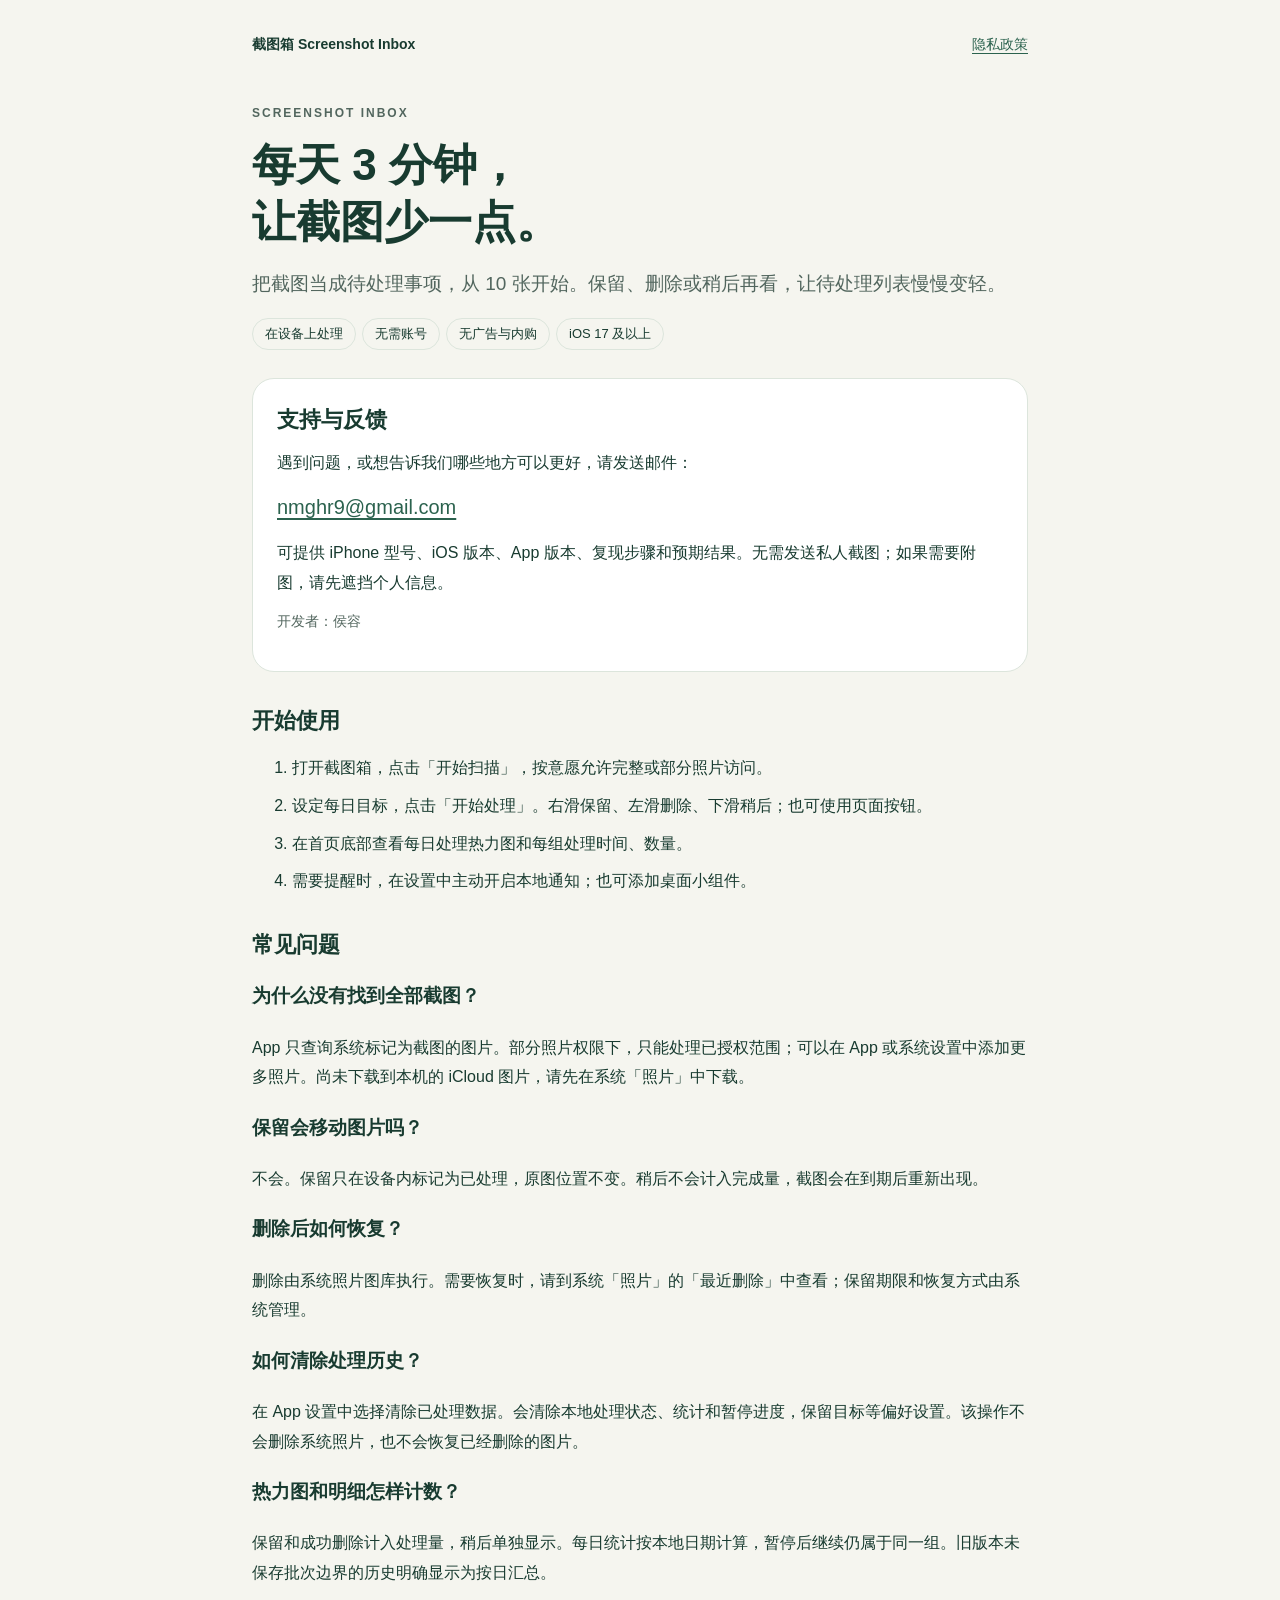
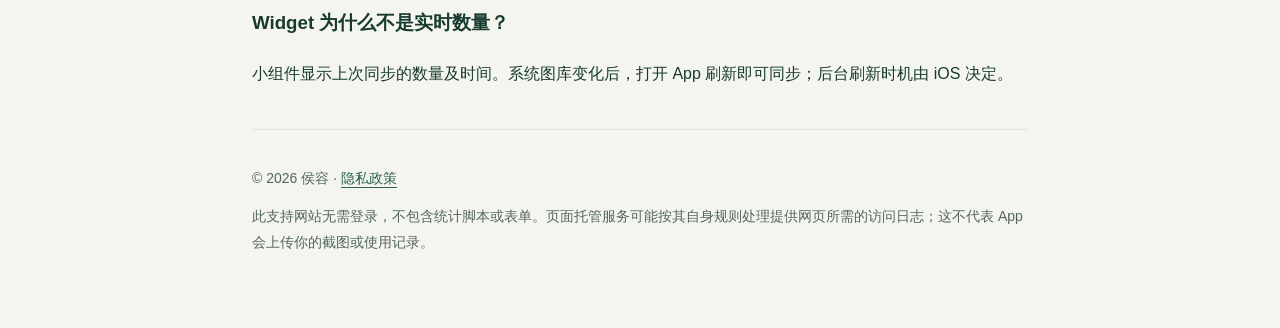
<file: index.html>
<!doctype html><html lang="zh-CN"><head><meta charset="utf-8"><meta name="viewport" content="width=device-width,initial-scale=1"><meta name="description" content="截图箱 Screenshot Inbox 官方支持与隐私说明。每天花一点时间，在设备上逐张整理截图。"><title>截图箱 Screenshot Inbox｜支持与反馈</title><link rel="stylesheet" href="style.css"></head><body><main><nav><strong>截图箱 Screenshot Inbox</strong><a href="privacy.html">隐私政策</a></nav><p class="eyebrow">SCREENSHOT INBOX</p><h1>每天 3 分钟，<br>让截图少一点。</h1><p class="intro">把截图当成待处理事项，从 10 张开始。保留、删除或稍后再看，让待处理列表慢慢变轻。</p><p><span class="badge">在设备上处理</span><span class="badge">无需账号</span><span class="badge">无广告与内购</span><span class="badge">iOS 17 及以上</span></p><section class="card"><h2>支持与反馈</h2><p>遇到问题，或想告诉我们哪些地方可以更好，请发送邮件：</p><p class="contact"><a href="mailto:nmghr9@gmail.com?subject=%E6%88%AA%E5%9B%BE%E7%AE%B1%E5%8F%8D%E9%A6%88">nmghr9@gmail.com</a></p><p>可提供 iPhone 型号、iOS 版本、App 版本、复现步骤和预期结果。无需发送私人截图；如果需要附图，请先遮挡个人信息。</p><p class="muted">开发者：侯容</p></section><section><h2>开始使用</h2><ol><li>打开截图箱，点击「开始扫描」，按意愿允许完整或部分照片访问。</li><li>设定每日目标，点击「开始处理」。右滑保留、左滑删除、下滑稍后；也可使用页面按钮。</li><li>在首页底部查看每日处理热力图和每组处理时间、数量。</li><li>需要提醒时，在设置中主动开启本地通知；也可添加桌面小组件。</li></ol></section><section><h2>常见问题</h2><h3>为什么没有找到全部截图？</h3><p>App 只查询系统标记为截图的图片。部分照片权限下，只能处理已授权范围；可以在 App 或系统设置中添加更多照片。尚未下载到本机的 iCloud 图片，请先在系统「照片」中下载。</p><h3>保留会移动图片吗？</h3><p>不会。保留只在设备内标记为已处理，原图位置不变。稍后不会计入完成量，截图会在到期后重新出现。</p><h3>删除后如何恢复？</h3><p>删除由系统照片图库执行。需要恢复时，请到系统「照片」的「最近删除」中查看；保留期限和恢复方式由系统管理。</p><h3>如何清除处理历史？</h3><p>在 App 设置中选择清除已处理数据。会清除本地处理状态、统计和暂停进度，保留目标等偏好设置。该操作不会删除系统照片，也不会恢复已经删除的图片。</p><h3>热力图和明细怎样计数？</h3><p>保留和成功删除计入处理量，稍后单独显示。每日统计按本地日期计算，暂停后继续仍属于同一组。旧版本未保存批次边界的历史明确显示为按日汇总。</p><h3>Widget 为什么不是实时数量？</h3><p>小组件显示上次同步的数量及时间。系统图库变化后，打开 App 刷新即可同步；后台刷新时机由 iOS 决定。</p></section><footer><p>© 2026 侯容 · <a href="privacy.html">隐私政策</a></p><p>此支持网站无需登录，不包含统计脚本或表单。页面托管服务可能按其自身规则处理提供网页所需的访问日志；这不代表 App 会上传你的截图或使用记录。</p></footer></main></body></html>
</file>
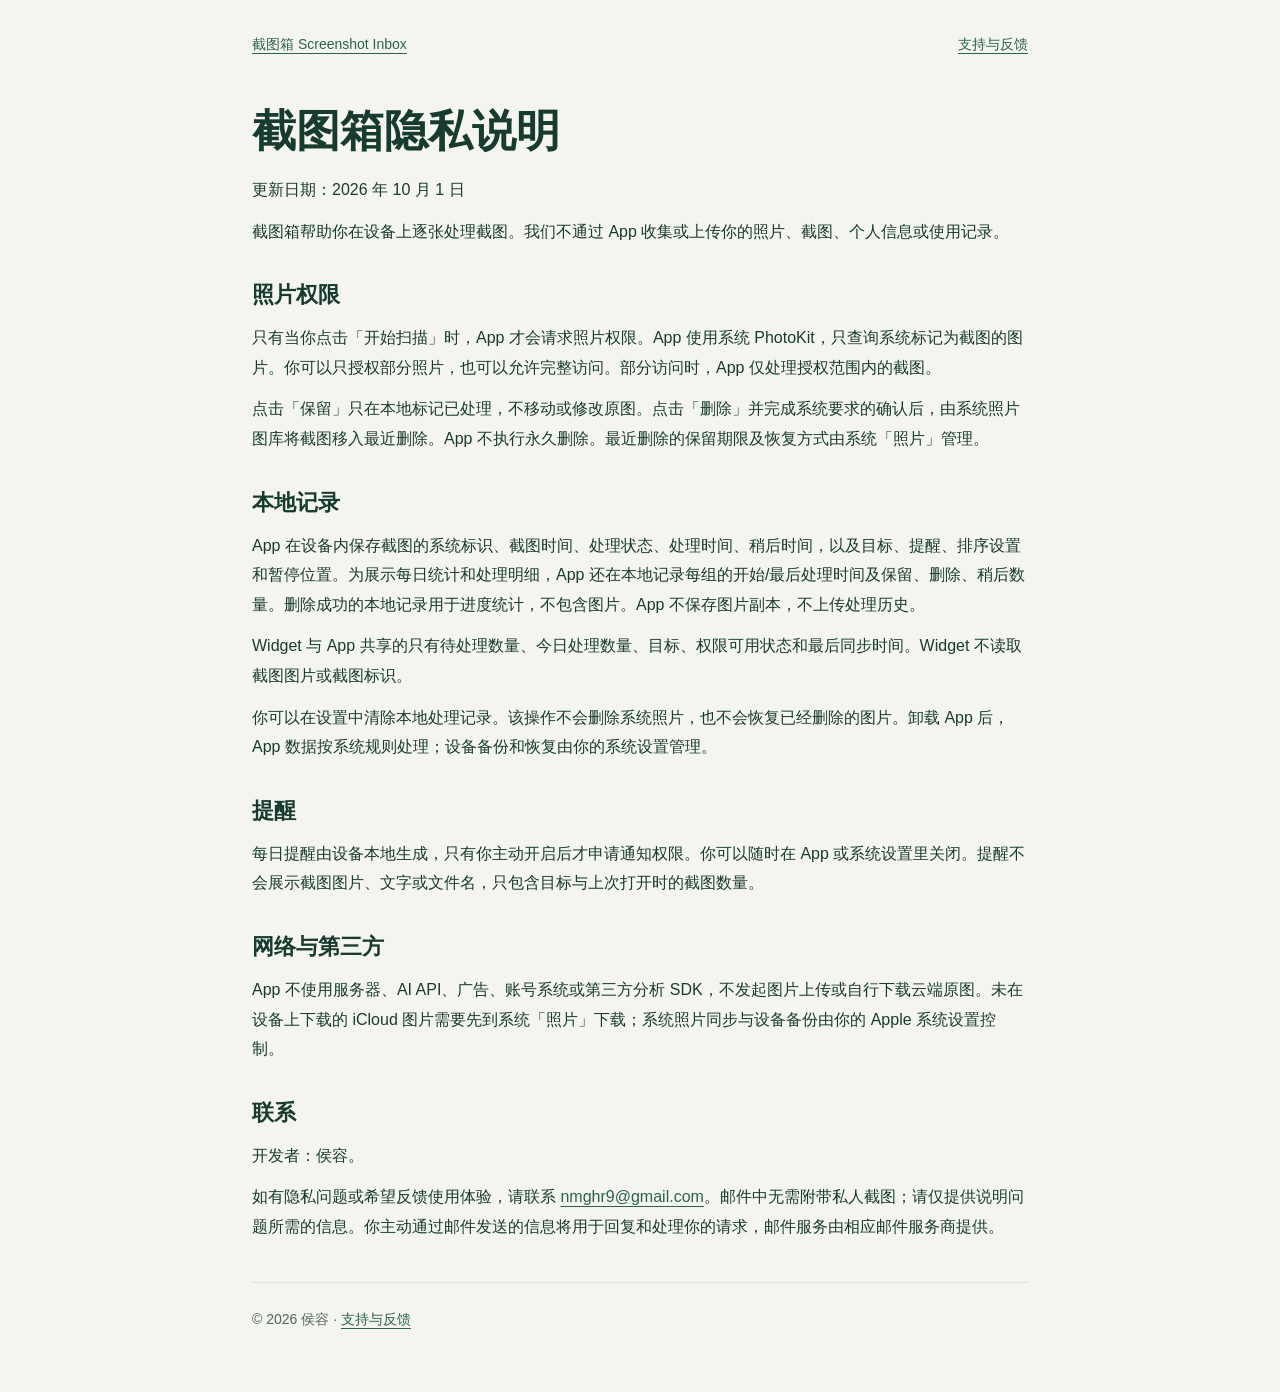
<file: privacy.html>
<!doctype html><html lang="zh-CN"><head><meta charset="utf-8"><meta name="viewport" content="width=device-width,initial-scale=1"><title>截图箱｜隐私政策</title><link rel="stylesheet" href="style.css"></head><body><main><nav><a href="index.html">截图箱 Screenshot Inbox</a><a href="index.html">支持与反馈</a></nav><h1>截图箱隐私说明</h1><p>更新日期：2026 年 10 月 1 日</p><p>截图箱帮助你在设备上逐张处理截图。我们不通过 App 收集或上传你的照片、截图、个人信息或使用记录。</p><h2>照片权限</h2><p>只有当你点击「开始扫描」时，App 才会请求照片权限。App 使用系统 PhotoKit，只查询系统标记为截图的图片。你可以只授权部分照片，也可以允许完整访问。部分访问时，App 仅处理授权范围内的截图。</p><p>点击「保留」只在本地标记已处理，不移动或修改原图。点击「删除」并完成系统要求的确认后，由系统照片图库将截图移入最近删除。App 不执行永久删除。最近删除的保留期限及恢复方式由系统「照片」管理。</p><h2>本地记录</h2><p>App 在设备内保存截图的系统标识、截图时间、处理状态、处理时间、稍后时间，以及目标、提醒、排序设置和暂停位置。为展示每日统计和处理明细，App 还在本地记录每组的开始/最后处理时间及保留、删除、稍后数量。删除成功的本地记录用于进度统计，不包含图片。App 不保存图片副本，不上传处理历史。</p><p>Widget 与 App 共享的只有待处理数量、今日处理数量、目标、权限可用状态和最后同步时间。Widget 不读取截图图片或截图标识。</p><p>你可以在设置中清除本地处理记录。该操作不会删除系统照片，也不会恢复已经删除的图片。卸载 App 后，App 数据按系统规则处理；设备备份和恢复由你的系统设置管理。</p><h2>提醒</h2><p>每日提醒由设备本地生成，只有你主动开启后才申请通知权限。你可以随时在 App 或系统设置里关闭。提醒不会展示截图图片、文字或文件名，只包含目标与上次打开时的截图数量。</p><h2>网络与第三方</h2><p>App 不使用服务器、AI API、广告、账号系统或第三方分析 SDK，不发起图片上传或自行下载云端原图。未在设备上下载的 iCloud 图片需要先到系统「照片」下载；系统照片同步与设备备份由你的 Apple 系统设置控制。</p><h2>联系</h2><p>开发者：侯容。</p><p>如有隐私问题或希望反馈使用体验，请联系 <a href="mailto:nmghr9@gmail.com">nmghr9@gmail.com</a>。邮件中无需附带私人截图；请仅提供说明问题所需的信息。你主动通过邮件发送的信息将用于回复和处理你的请求，邮件服务由相应邮件服务商提供。</p><footer>© 2026 侯容 · <a href="index.html">支持与反馈</a></footer></main></body></html>
</file>
<file: style.css>
:root{color-scheme:light dark;--bg:#f5f5ef;--card:#fff;--ink:#183b30;--muted:#52665e;--line:#dce5dc;--accent:#2b624e}*{box-sizing:border-box}body{margin:0;background:var(--bg);color:var(--ink);font-family:-apple-system,BlinkMacSystemFont,"PingFang SC","Microsoft YaHei",sans-serif;line-height:1.85}main{max-width:820px;margin:auto;padding:32px 22px 60px}nav{display:flex;justify-content:space-between;gap:16px;margin-bottom:44px;font-size:14px}a{color:var(--accent);text-underline-offset:4px}h1{font-size:clamp(28px,6vw,44px);line-height:1.3;margin:0 0 16px}h2{font-size:22px;line-height:1.5;margin:32px 0 12px}p{margin:12px 0}.eyebrow{font-size:12px;letter-spacing:2px;font-weight:650;color:var(--muted)}.intro{font-size:19px;color:var(--muted)}.card{background:var(--card);border:1px solid var(--line);border-radius:22px;padding:24px;margin:24px 0}.card h2:first-child{margin-top:0}li{margin:8px 0}.muted,footer{font-size:14px;color:var(--muted)}footer{border-top:1px solid var(--line);margin-top:40px;padding-top:24px}.contact{font-size:20px;word-break:break-all}.badge{display:inline-block;border-radius:20px;border:1px solid var(--line);padding:3px 12px;margin:4px 6px 4px 0;font-size:13px}@media(prefers-color-scheme:dark){:root{--bg:#121a16;--card:#1e2a24;--ink:#deecd9;--muted:#a7b9ae;--line:#3c4f43;--accent:#a0d4b0}}
</file>
